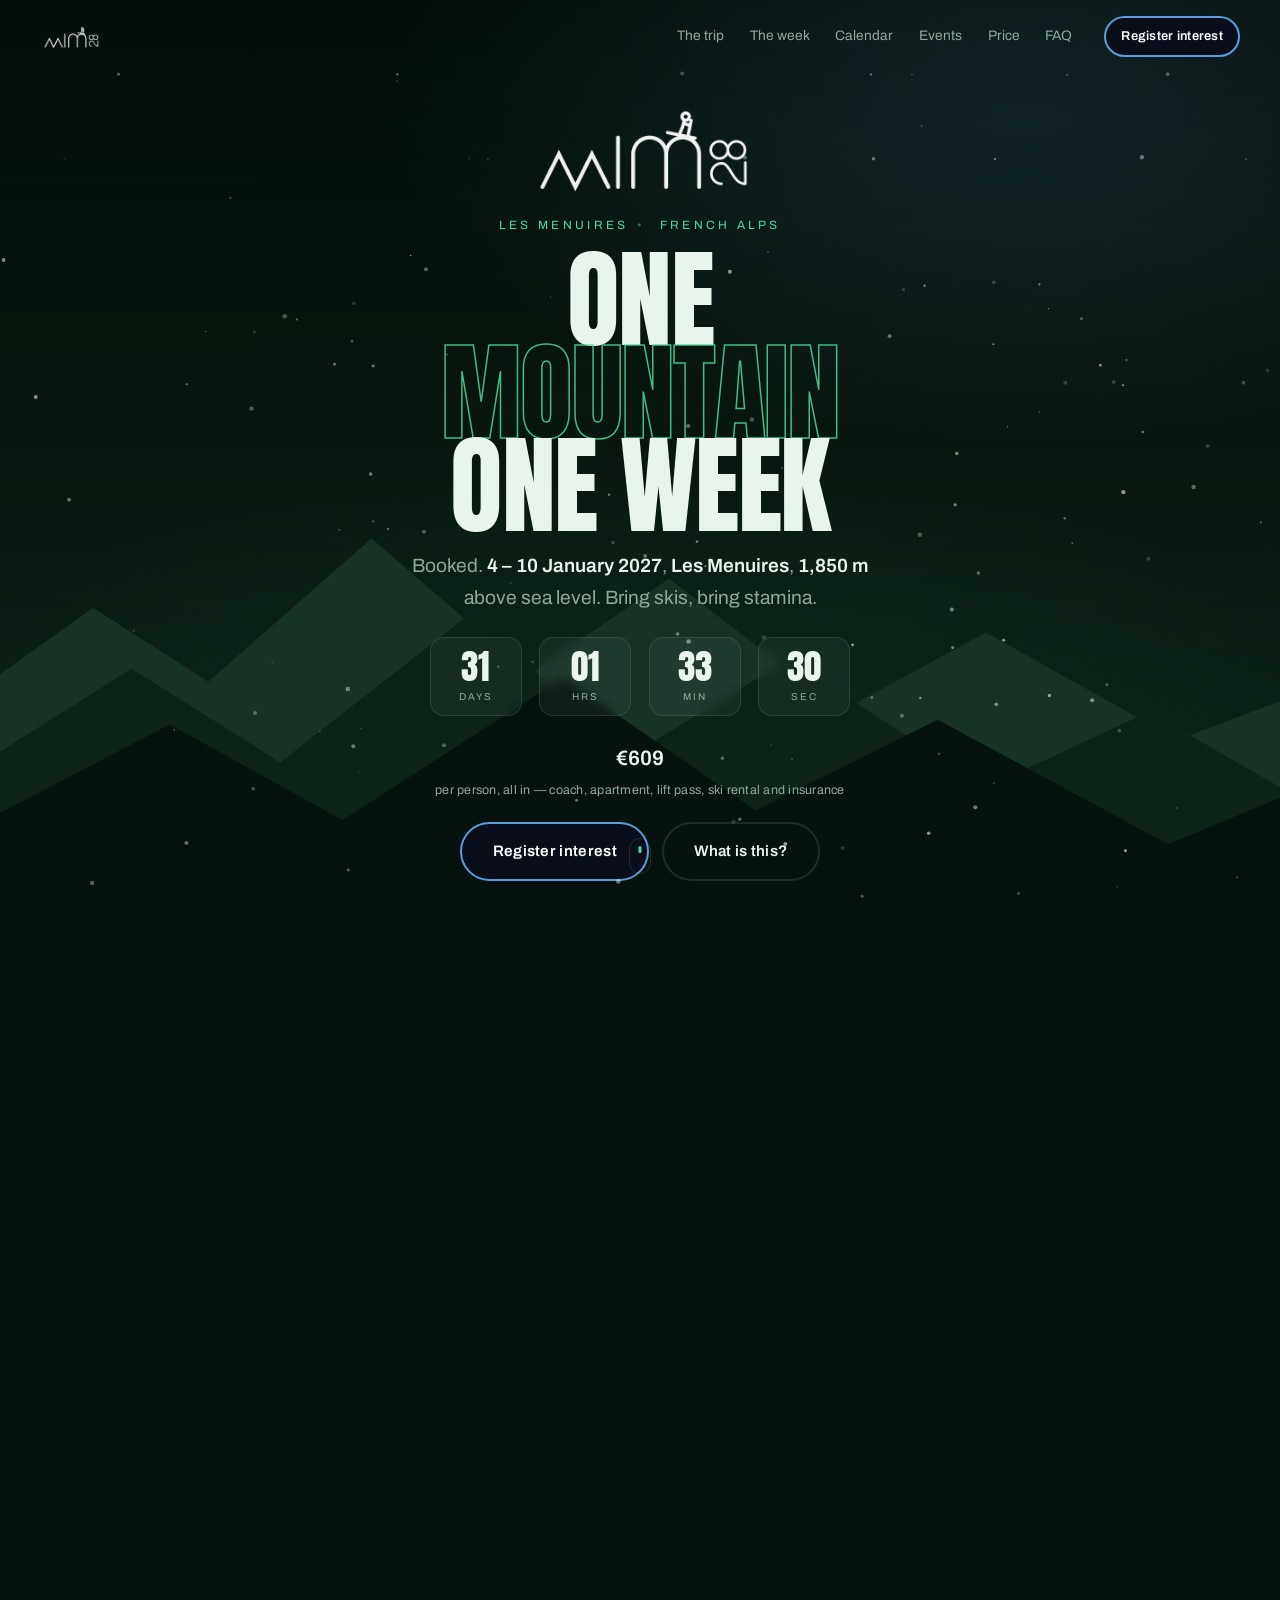
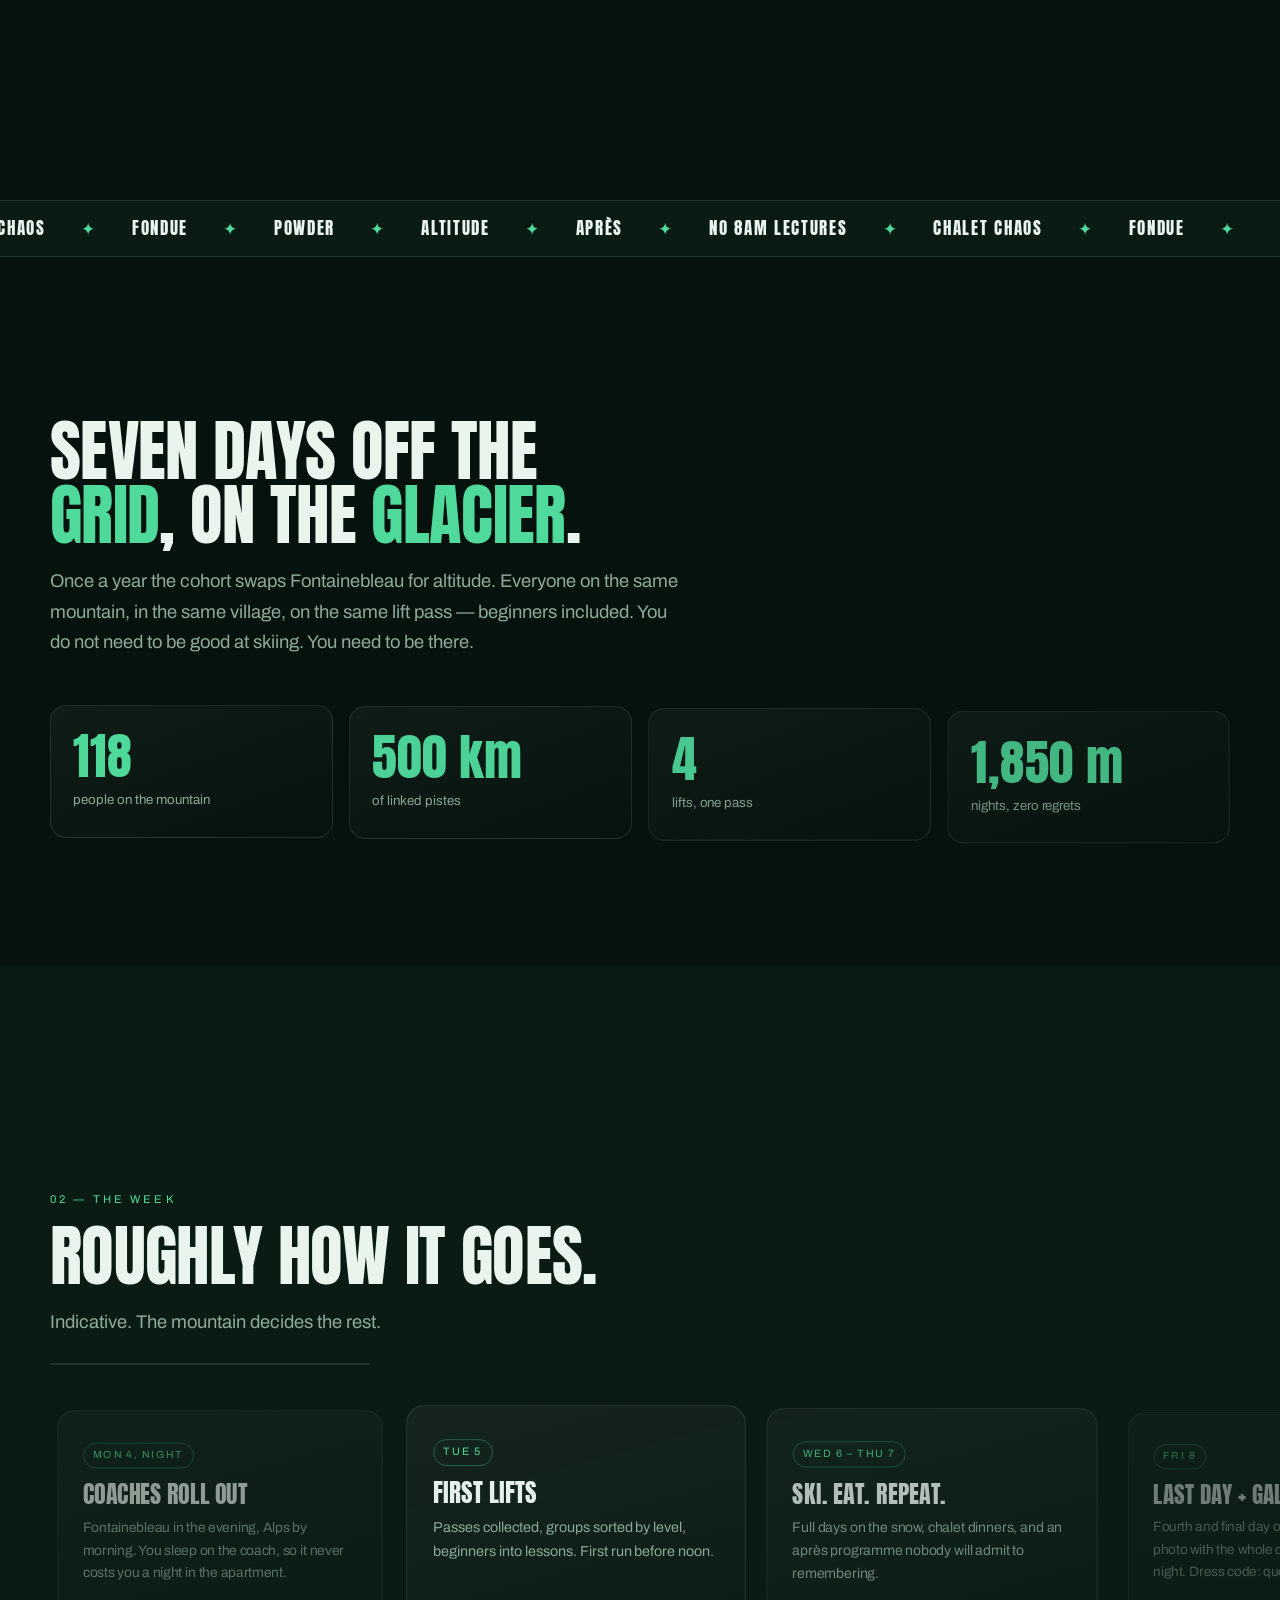
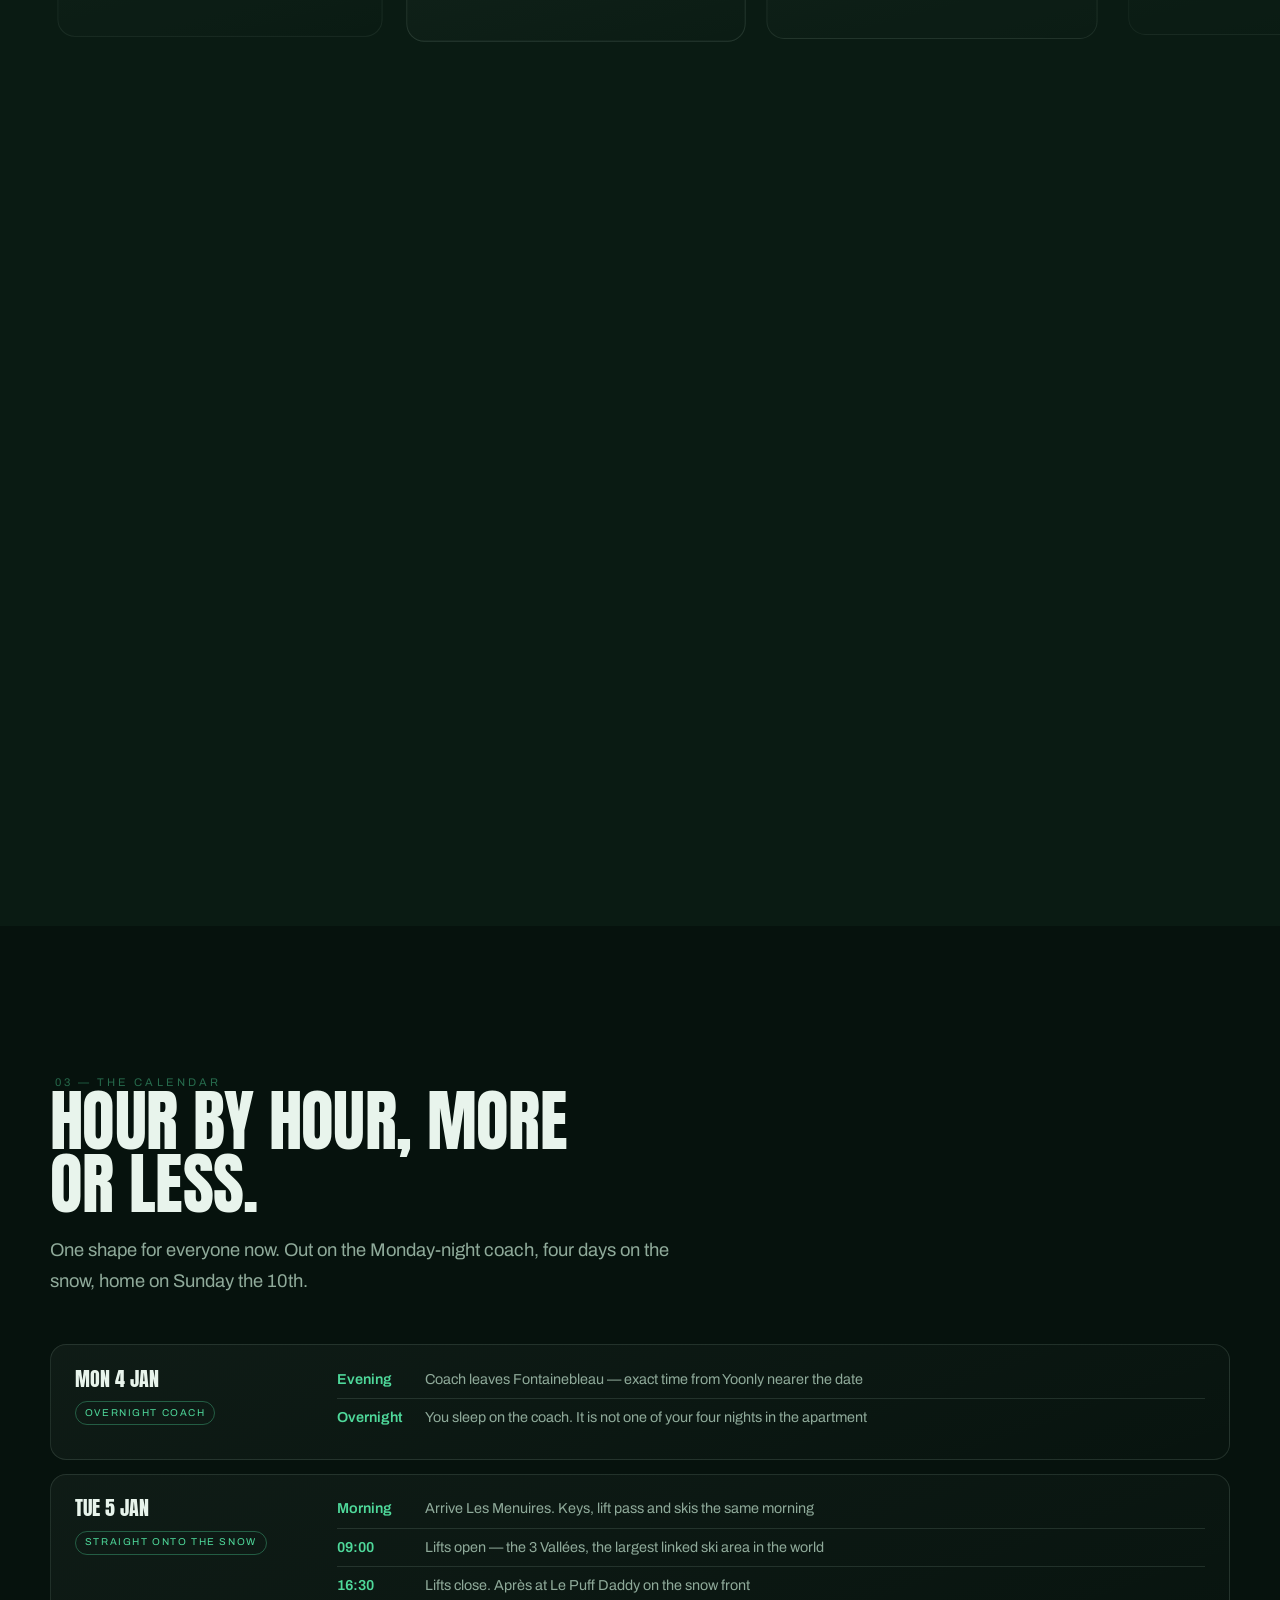
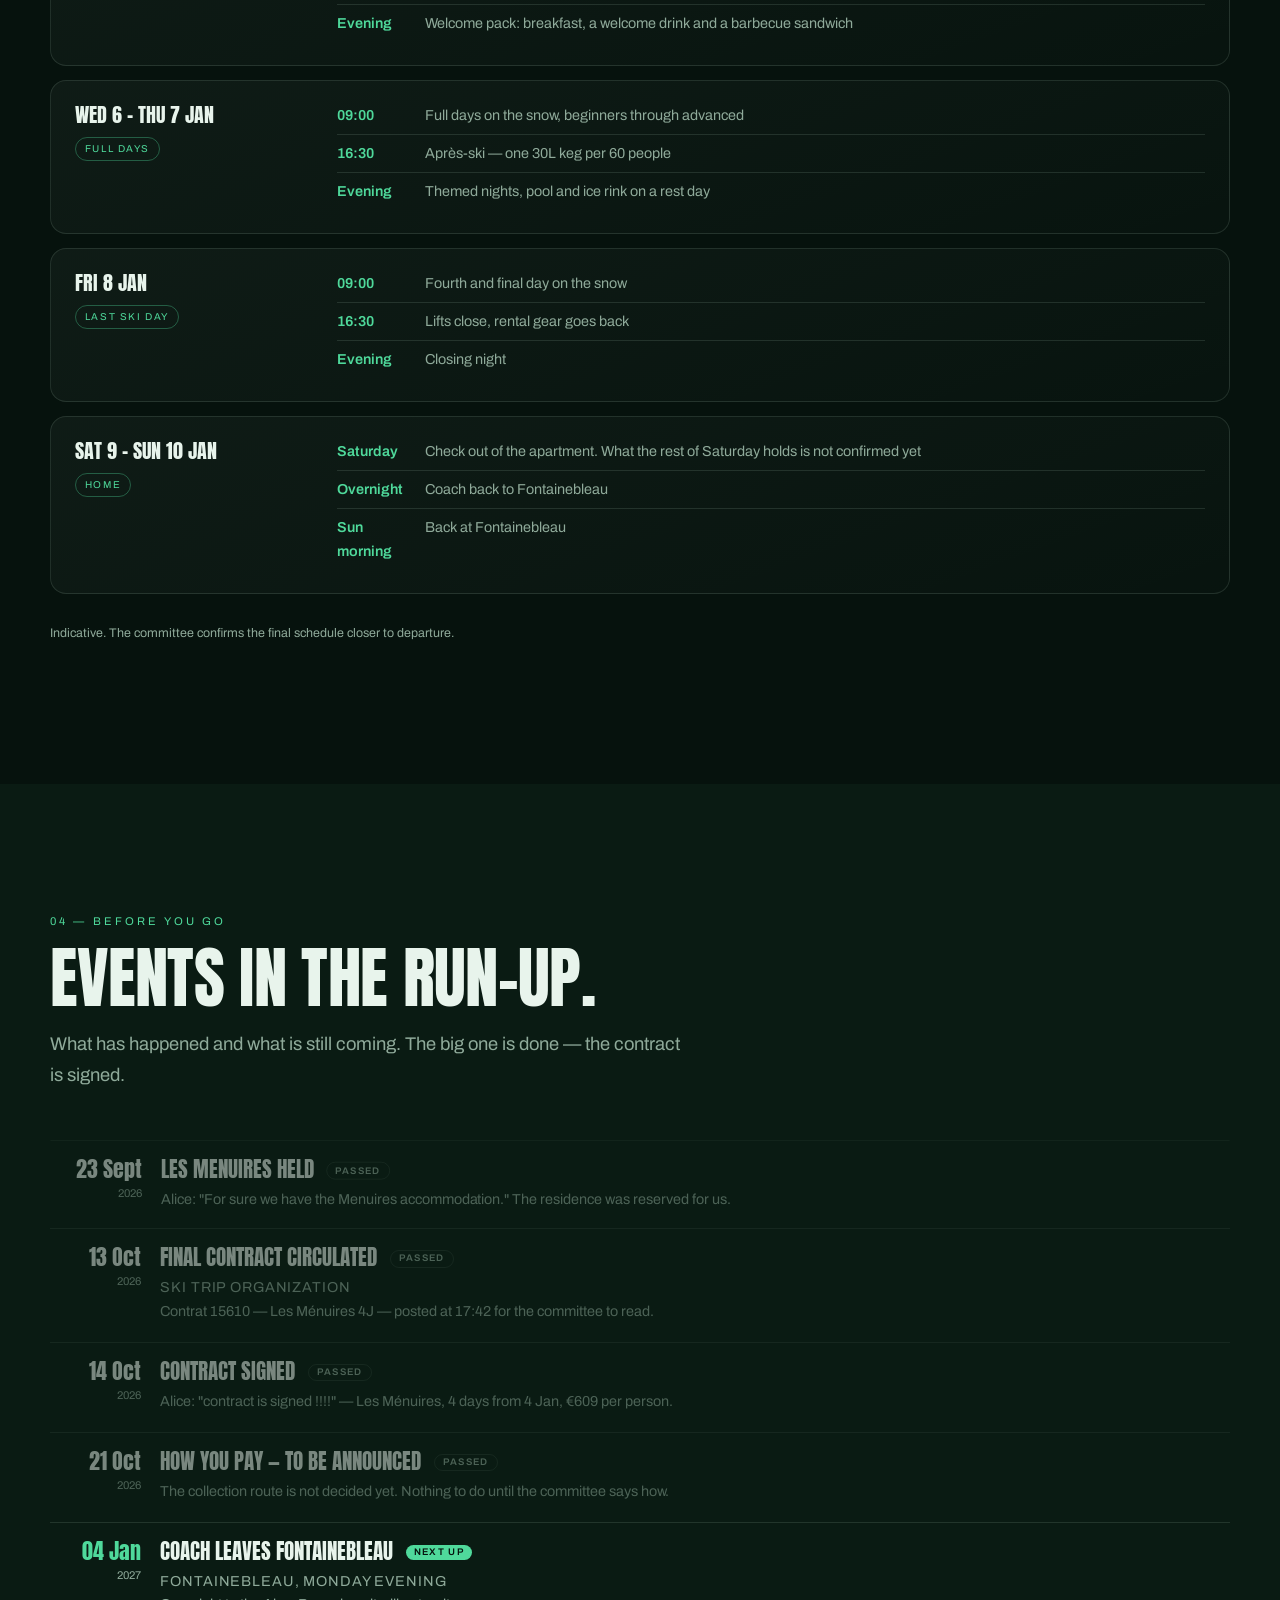
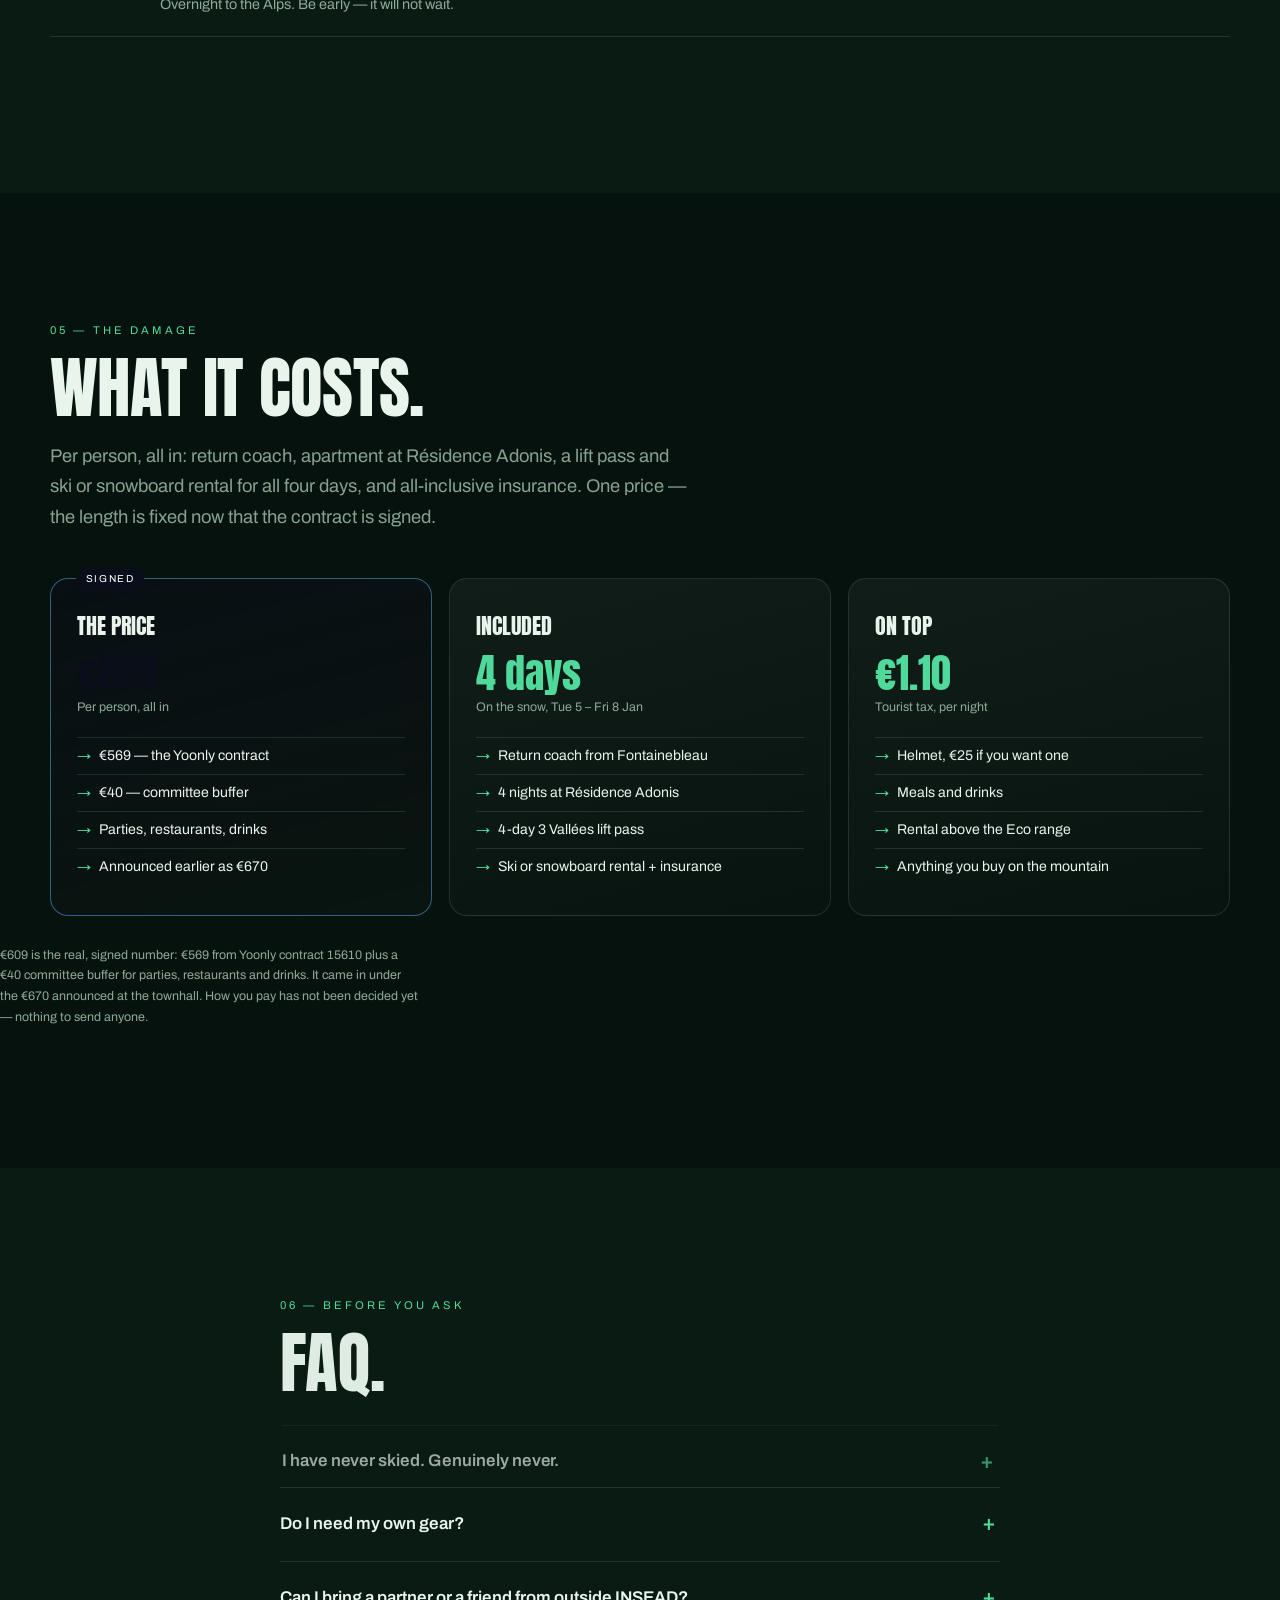
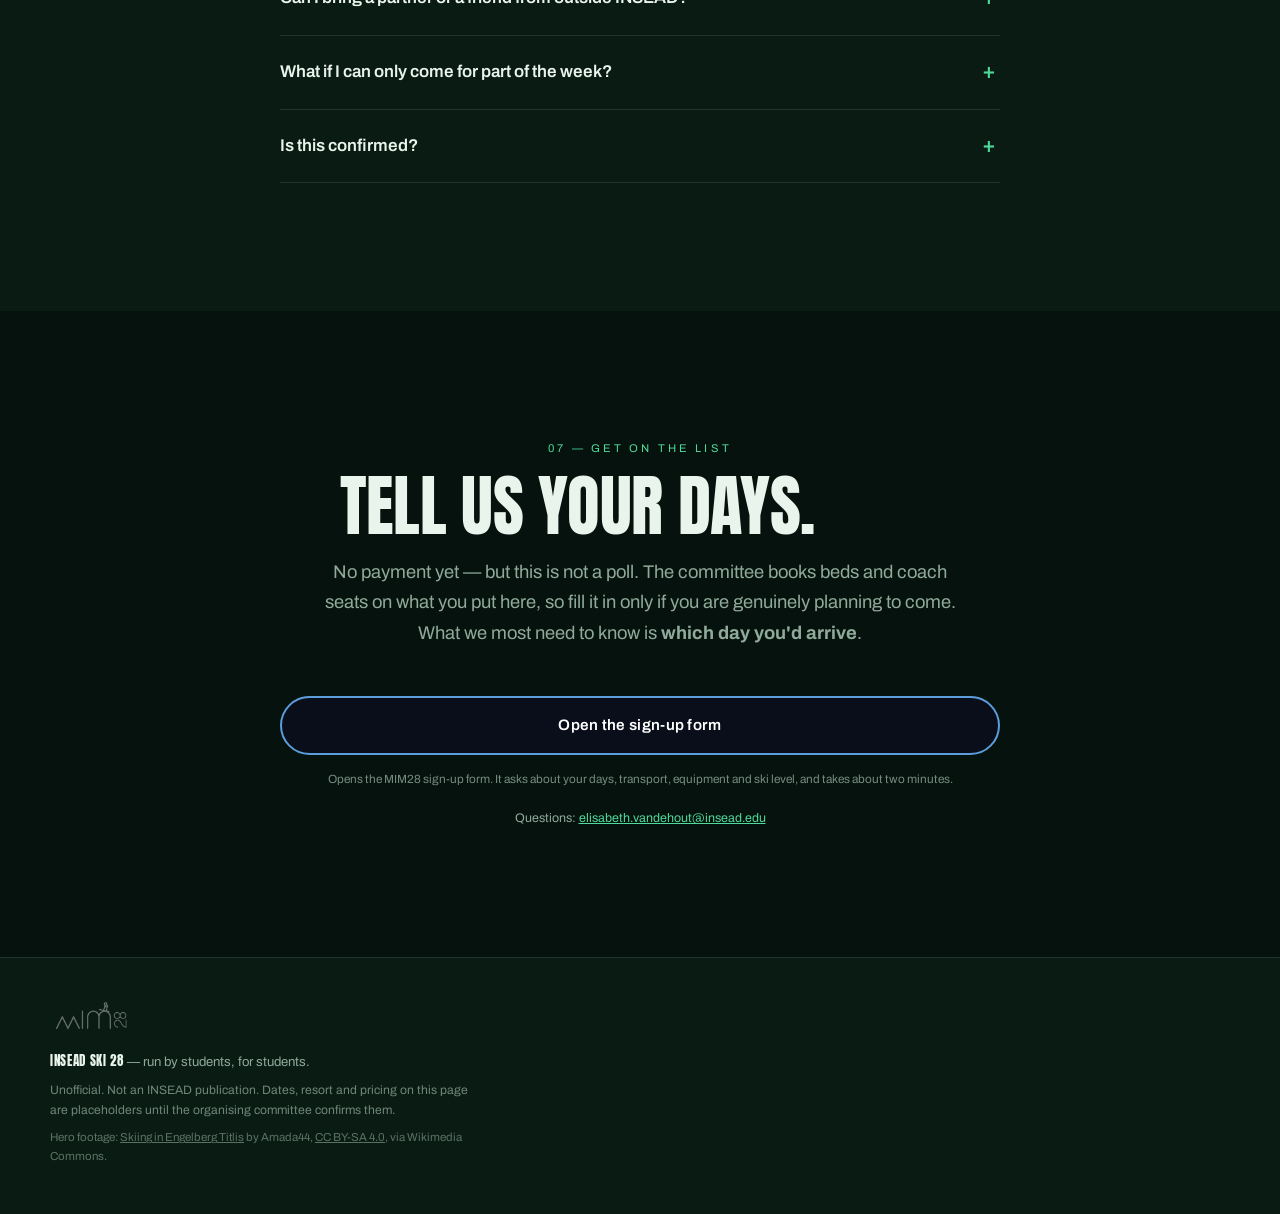
<file: index.html>
<!doctype html>
<html lang="en">
<head>
<meta charset="utf-8">
<meta name="viewport" content="width=device-width, initial-scale=1">
<title>INSEAD Ski — MIM28</title>
<meta name="description" content="The INSEAD MIM28 ski trip — Les Menuires, 4–10 January 2027. Booked.">
<meta name="theme-color" content="#06120d">
<meta property="og:type" content="website">
<meta property="og:title" content="INSEAD Ski — MIM28">
<meta property="og:description" content="Les Menuires, 4–10 January 2027. Booked.">

<link rel="preconnect" href="https://fonts.googleapis.com">
<link rel="preconnect" href="https://fonts.gstatic.com" crossorigin>
<link rel="preconnect" href="https://upload.wikimedia.org" crossorigin>
<link href="https://fonts.googleapis.com/css2?family=Archivo:wght@400;600&family=Anton&display=swap" rel="stylesheet">
<link rel="icon" href="assets/favicon.svg" type="image/svg+xml">
<link rel="apple-touch-icon" href="assets/mim28-logo.png">
<link rel="stylesheet" href="styles.css">
</head>
<body>

<!-- scroll progress hairline -->
<div class="progress" aria-hidden="true"><i id="progressBar"></i></div>

<canvas id="snow" aria-hidden="true"></canvas>

<!-- ══ nav ══ -->
<header class="nav" id="nav">
  <a class="nav__mark" href="#top" aria-label="MIM28 — back to top">
    <img class="nav__logo" src="assets/mim28-logo.png" alt="" width="2080" height="880">
  </a>
  <nav class="nav__links">
    <a href="#what">The trip</a>
    <a href="#week">The week</a>
    <a href="#calendar">Calendar</a>
    <a href="#events">Events</a>
    <a href="#price">Price</a>
    <a href="#faq">FAQ</a>
  </nav>
  <a class="btn btn--sm" href="#signup">Register interest</a>
</header>

<!-- ══════════════ HERO ══════════════
     Tall section + sticky stage: everything inside is driven by --p,
     the section's own 0→1 scroll progress, so the hero doesn't "finish"
     and hand over — it dissolves continuously into what follows. -->
<section class="hero" id="top" data-pin="hero">
  <div class="hero__stage">

    <div class="hero__media" aria-hidden="true">
      <video class="hero__video" id="heroVideo"
             autoplay muted loop playsinline preload="none" tabindex="-1"></video>
      <div class="hero__sky"></div>
      <div class="hero__scrim"></div>
    </div>

    <svg class="ridge ridge--far"  viewBox="0 0 1440 420" preserveAspectRatio="none" aria-hidden="true">
      <path d="M0 420V250l150-92 120 66 170-128 165 122 145-86 180 118 150-70 200 96 160-52v176z"/>
    </svg>
    <svg class="ridge ridge--mid"  viewBox="0 0 1440 420" preserveAspectRatio="none" aria-hidden="true">
      <path d="M0 420V300l190-118 155 96 195-150 175 140 160-96 205 132 170-78 190 108v186z"/>
    </svg>
    <svg class="ridge ridge--near" viewBox="0 0 1440 420" preserveAspectRatio="none" aria-hidden="true">
      <path d="M0 420V344l230-142 180 118 230-176 200 164 190-112 240 154 170-84v354z"/>
    </svg>

    <div class="hero__inner">
      <img class="hero__logo" src="assets/mim28-logo.png" alt="MIM28"
           width="2080" height="880" fetchpriority="high">

      <p class="kicker">
        <span data-cfg="resort"></span><span class="kicker__dot">•</span>
        <span data-cfg="country"></span>
      </p>

      <h1 class="hero__title">
        <span class="hero__line" style="--k:0">ONE</span>
        <span class="hero__line hero__line--out" style="--k:1">MOUNTAIN</span>
        <span class="hero__line" style="--k:2">ONE WEEK</span>
      </h1>

      <p class="hero__sub">
        Booked. <span data-cfg="datesLong"></span>, <span data-cfg="resort"></span>,
        <span data-cfg="altitude"></span> above sea level. Bring skis, bring stamina.
      </p>

      <div class="count" id="count" aria-live="polite">
        <div class="count__unit"><b id="c-d">—</b><span>days</span></div>
        <div class="count__unit"><b id="c-h">—</b><span>hrs</span></div>
        <div class="count__unit"><b id="c-m">—</b><span>min</span></div>
        <div class="count__unit"><b id="c-s">—</b><span>sec</span></div>
      </div>

      <p class="hero__price">
        <span data-cfg="price"></span>
        <em data-cfg="priceNote"></em>
      </p>

      <div class="hero__cta">
        <a class="btn btn--lg" href="#signup">Register interest</a>
        <a class="btn btn--ghost btn--lg" href="#what">What is this?</a>
      </div>

      <p class="hero__note"><span data-cfg="spotsNote"></span></p>
    </div>

    <div class="scrollcue" aria-hidden="true"><span></span></div>
  </div>
</section>

<!-- ══ marquee — speed reacts to how fast you scroll ══ -->
<div class="marquee" id="marquee" aria-hidden="true">
  <div class="marquee__track">
    <span>POWDER</span><i>✦</i><span>ALTITUDE</span><i>✦</i><span>APRÈS</span><i>✦</i>
    <span>NO 8AM LECTURES</span><i>✦</i><span>CHALET CHAOS</span><i>✦</i><span>FONDUE</span><i>✦</i>
    <span>POWDER</span><i>✦</i><span>ALTITUDE</span><i>✦</i><span>APRÈS</span><i>✦</i>
    <span>NO 8AM LECTURES</span><i>✦</i><span>CHALET CHAOS</span><i>✦</i><span>FONDUE</span><i>✦</i>
  </div>
</div>

<!-- ══ what ══ -->
<section class="sec" id="what">
  <div class="wrap">
    <p class="eyebrow flow">01 — The trip</p>
    <h2 class="h2 flow">Seven days off the <em>grid</em>, on the <em>glacier</em>.</h2>
    <p class="lede flow">
      Once a year the cohort swaps Fontainebleau for altitude. Everyone on the same mountain,
      in the same village, on the same lift pass — beginners included. You do not need to be
      good at skiing. You need to be there.
    </p>

    <div class="stats">
      <div class="stat flow" style="--k:0"><b data-cfg="statPeople" data-count></b><span>people on the mountain</span></div>
      <div class="stat flow" style="--k:1"><b data-cfg="statKm"     data-count></b><span>of linked pistes</span></div>
      <div class="stat flow" style="--k:2"><b data-cfg="statLifts"  data-count></b><span>lifts, one pass</span></div>
      <div class="stat flow" style="--k:3"><b data-cfg="statNights" data-count></b><span>nights, zero regrets</span></div>
    </div>
  </div>
</section>

<!-- ══════════════ THE WEEK ══════════════
     Pinned: vertical scrolling is remapped onto horizontal travel, so the
     week plays out as one continuous move instead of five separate reveals. -->
<section class="week" id="week" data-pin="week">
  <div class="week__stage">
    <div class="wrap week__head">
      <p class="eyebrow">02 — The week</p>
      <h2 class="h2">Roughly how it goes.</h2>
      <p class="lede lede--tight">Indicative. The mountain decides the rest.</p>
      <div class="week__meter" aria-hidden="true"><i id="weekMeter"></i></div>
    </div>

    <div class="track" id="weekTrack" role="list">
      <article class="wcard" role="listitem" style="--k:0">
        <span class="wcard__day">Mon 4, night</span>
        <h3>Coaches roll out</h3>
        <p>Fontainebleau in the evening, Alps by morning. You sleep on the coach, so it never costs you a night in the apartment.</p>
      </article>
      <article class="wcard" role="listitem" style="--k:1">
        <span class="wcard__day">Tue 5</span>
        <h3>First lifts</h3>
        <p>Passes collected, groups sorted by level, beginners into lessons. First run before noon.</p>
      </article>
      <article class="wcard" role="listitem" style="--k:2">
        <span class="wcard__day">Wed 6 – Thu 7</span>
        <h3>Ski. Eat. Repeat.</h3>
        <p>Full days on the snow, chalet dinners, and an après programme nobody will admit to remembering.</p>
      </article>
      <article class="wcard" role="listitem" style="--k:3">
        <span class="wcard__day">Fri 8</span>
        <h3>Last day + gala</h3>
        <p>Fourth and final day on the snow, a top-station photo with the whole cohort, then the closing night. Dress code: questionable.</p>
      </article>
      <article class="wcard" role="listitem" style="--k:4">
        <span class="wcard__day">Sat 9 – Sun 10</span>
        <h3>The drive home</h3>
        <p>Check out, then the coach home overnight — Fontainebleau on Sunday morning, with sunburn and a group chat that will not recover for months.</p>
      </article>
    </div>
  </div>
</section>

<!-- ══════════════ CALENDAR ══════════════
     Day-by-day schedule for the trip week itself, rendered from
     CONFIG.schedule. Deliberately a vertical list rather than a grid of
     day columns: eight columns would either scroll sideways on every
     screen or crush to nothing on a phone. -->
<section class="sec" id="calendar">
  <div class="wrap">
    <p class="eyebrow flow">03 — The calendar</p>
    <h2 class="h2 flow">Hour by hour, more or less.</h2>
    <p class="lede flow">
      One shape for everyone now. Out on the Monday-night coach, four days on the snow,
      home on Sunday the 10th.
    </p>
    <div class="cal" id="calList"></div>
    <p class="finePrint flow">
      Indicative. The committee confirms the final schedule closer to departure.
    </p>
  </div>
</section>

<!-- ══════════════ EVENTS ══════════════
     Rendered from CONFIG.events so every date on the site lives in one
     block. Past events retire themselves and the next one marks itself,
     so this section does not need touching as the term goes on. -->
<section class="sec sec--alt" id="events">
  <div class="wrap">
    <p class="eyebrow flow">04 — Before you go</p>
    <h2 class="h2 flow">Events in the run-up.</h2>
    <p class="lede flow">
      What has happened and what is still coming. The big one is done — the contract
      is signed.
    </p>
    <ol class="timeline" id="eventList"></ol>
  </div>
</section>

<!-- ══ price ══ -->
<section class="sec" id="price">
  <div class="wrap">
    <p class="eyebrow flow">05 — The damage</p>
    <h2 class="h2 flow">What it costs.</h2>
    <p class="lede flow">
      Per person, all in: return coach, apartment at <span data-cfg="residence"></span>,
      a lift pass and ski or snowboard rental for all four days, and all-inclusive insurance.
      One price — the length is fixed now that the contract is signed.
    </p>

    <div class="tiers" id="tierList"></div>
    </div>
    <p class="finePrint flow">
      €609 is the real, signed number: €569 from Yoonly contract 15610 plus a €40 committee
      buffer for parties, restaurants and drinks. It came in under the €670 announced at the
      townhall. How you pay has not been decided yet — nothing to send anyone.
    </p>
  </div>
</section>

<!-- ══ faq ══ -->
<section class="sec sec--alt" id="faq">
  <div class="wrap wrap--narrow">
    <p class="eyebrow flow">06 — Before you ask</p>
    <h2 class="h2 flow">FAQ.</h2>

    <details class="qa flow" style="--k:0"><summary>I have never skied. Genuinely never.</summary>
      <p>Perfect. A large chunk of the cohort hasn't either. Beginner lessons run every morning and
      the beginner group is the loudest group on the trip.</p></details>
    <details class="qa flow" style="--k:1"><summary>Do I need my own gear?</summary>
      <p>No. Take the gear add-on and everything is waiting for you at the shop in the village.
      Bring your own gloves, goggles and thermals — those are personal.</p></details>
    <details class="qa flow" style="--k:2"><summary>Can I bring a partner or a friend from outside INSEAD?</summary>
      <p>Usually yes, subject to spots. Flag it on the interest form so the organisers can count beds.</p></details>
    <details class="qa flow" style="--k:3"><summary>What if I can only come for part of the week?</summary>
      <p>Say so on the form. Partial stays are handled case by case and priced accordingly.</p></details>
    <details class="qa flow" style="--k:4"><summary>Is this confirmed?</summary>
      <p>Not yet. This page exists to size demand. Registering interest costs nothing and commits
      you to nothing — it just tells the organisers how many beds to hold.</p></details>
  </div>
</section>

<!-- ══ signup ══ -->
<section class="sec signup" id="signup" data-glow>
  <div class="wrap wrap--narrow">
    <p class="eyebrow flow">07 — Get on the list</p>
    <h2 class="h2 flow">Tell us your days.</h2>
    <p class="lede flow">
      No payment yet — but this is not a poll. The committee books beds and coach
      seats on what you put here, so fill it in only if you are genuinely planning to come.
      What we most need to know is <strong>which day you'd arrive</strong>.
    </p>

    <form class="form flow" id="interestForm" novalidate>
      <div class="field">
        <label for="f-name">Name</label>
        <input id="f-name" name="name" type="text" autocomplete="name" required
               maxlength="80" placeholder="First and last">
        <p class="field__err" data-err-for="f-name"></p>
      </div>

      <div class="field">
        <label for="f-email">Email</label>
        <input id="f-email" name="email" type="email" autocomplete="email" required
               maxlength="120" inputmode="email" placeholder="you@insead.edu">
        <p class="field__err" data-err-for="f-email"></p>
      </div>

      <!-- The question the whole form exists for -->
      <fieldset class="field field--key" id="f-arrival">
        <legend>Which day would you arrive?</legend>
        <div class="days" id="dayPicker" role="radiogroup" aria-describedby="arrivalHint"></div>
        <p class="field__hint" id="arrivalHint"></p>
        <p class="field__err" data-err-for="f-arrival"></p>
      </fieldset>

      <div class="field">
        <label for="f-transport">Transport</label>
        <select id="f-transport" name="transport" required></select>
        <p class="field__err" data-err-for="f-transport"></p>
      </div>

      <div class="field">
        <label for="f-material">Equipment rental</label>
        <select id="f-material" name="material" required></select>
        <p class="field__err" data-err-for="f-material"></p>
      </div>

      <div class="field">
        <label for="f-note">Anything else <span class="opt">optional</span></label>
        <textarea id="f-note" name="note" rows="2" maxlength="600"
                  placeholder="Bringing someone, dietary needs, questions…"></textarea>
      </div>

      <div class="field field--serious">
        <label class="check check--serious">
          <input type="checkbox" name="serious" id="f-serious" value="yes" required>
          <span>I'm seriously considering coming. This isn't a maybe — the committee
          will book beds and coaches on these numbers.</span>
        </label>
        <p class="field__err" data-err-for="f-serious"></p>
      </div>

      <!-- Honeypot: a real person never fills this, bots do. Kept out of the
           accessibility tree AND out of the tab order, not just hidden. -->
      <div class="hp" aria-hidden="true">
        <label for="f-website">Website</label>
        <input id="f-website" name="website" type="text" tabindex="-1" autocomplete="off">
      </div>

      <button class="btn btn--lg btn--block" type="submit" id="formSubmit">Count me in</button>

      <p class="form__status" id="formStatus" role="status" aria-live="polite"></p>
      <p class="form__privacy">
        Goes to the student committee only, to count heads and hold beds.
        Not shared with anyone else, and not a booking.
      </p>
    </form>

    <p class="finePrint flow">Questions: <a id="mailLink" href="#"><span data-cfg="contactEmail"></span></a></p>
  </div>
</section>

<footer class="foot">
  <div class="wrap">
    <img class="foot__logo" src="assets/mim28-logo.png" alt="" width="2080" height="880">
    <p><b>INSEAD SKI <span data-cfg="yearShort"></span></b> — run by students, for students.</p>
    <p class="foot__dis">
      Unofficial. Not an INSEAD publication. Dates, resort and pricing on this page are
      placeholders until the organising committee confirms them.
    </p>
    <p class="foot__credit">
      Hero footage:
      <a href="https://commons.wikimedia.org/wiki/File:Skiing_in_Engelberg_Titlis.webm">Skiing in Engelberg Titlis</a>
      by Amada44, <a href="https://creativecommons.org/licenses/by-sa/4.0/">CC BY-SA 4.0</a>, via Wikimedia Commons.
    </p>
  </div>
</footer>

<script src="script.js"></script>
</body>
</html>
</file>
<file: styles.css>
/* ═══════════════════════════════════════════════════════════════
   INSEAD SKI — teaser page

   Palette: deep pine ground, mint accent, dark navy CTA with a
   lighter rim. The CTA carries the only blue on the page. Because
   the fill is dark it barely separates from the ground on its own,
   so the button is defined by its rim and its white label rather
   than by the fill — and every glow or border derived from the CTA
   uses --cta-edge, never --cta.
   Change the six tokens below and most of the page follows. Note the
   exceptions before recolouring: translucent surfaces, borders and
   glows are written as rgba() of the same channels because a token
   cannot carry an alpha, and the ridgelines, sky gradient, starfield
   and snow are their own literals. Recolouring means sweeping those
   too — grep for `rgba(` and `#`.

   Motion model: almost nothing here animates on a timer. Sections
   expose a 0→1 scroll progress as --p (set by script.js each frame)
   and elements interpolate off it, so one section's exit IS the next
   section's entrance. Anything that would snap is a bug.

   Everything scroll-driven is gated behind `.motion` on <html>,
   which the script adds only when JS runs AND the visitor has not
   asked for reduced motion. Without it the page is a plain, fully
   visible, top-to-bottom document.
   ═══════════════════════════════════════════════════════════════ */

:root{
  --night:#06120d; --night-2:#0a1b13;
  --ink:#e8f4ec; --muted:#8faa9a;
  --accent:#4fd99b;
  /* Navy, pulled back toward blue but stopped short of a true one:
     hue 214, against the accent's 153. A pure navy measures 224 and
     reads as borrowed from another palette on a green ground; 214
     keeps the navy character while staying in the same cool family.
     The fill is 1.01:1 against the ground - identical in lightness,
     so it is genuinely invisible. This is an OUTLINE button: the 2px
     rim and the white label are the entire control. Note the cost -
     the primary CTA no longer outranks the ghost button by fill, only
     by rim colour and weight.
     The fill is only 1.9:1 against the ground, so the button's shape
     is carried by --cta-edge; every glow and border derived from the
     CTA uses the edge, not the fill, or it vanishes on a near-black
     page. */
  --cta:#0a0e1a; --cta-edge:#5b9ddb;
  --line:rgba(143,170,154,.18);
  --wrap:1180px;
  --ease:cubic-bezier(.22,.61,.36,1);
  --display:"Anton","Haettenschweiler","Arial Narrow",sans-serif;
  --body:"Archivo",ui-sans-serif,system-ui,-apple-system,"Segoe UI",sans-serif;
}

*,*::before,*::after{ box-sizing:border-box }
html{ scroll-behavior:smooth }
@media (prefers-reduced-motion:reduce){ html{ scroll-behavior:auto } }

body{
  margin:0; background:var(--night); color:var(--ink);
  font-family:var(--body); font-size:clamp(15px,.4vw + 14px,17px);
  line-height:1.65; -webkit-font-smoothing:antialiased; overflow-x:hidden;
}
img{ max-width:100% }
a{ color:inherit }
.wrap{ width:min(100% - 2.5rem,var(--wrap)); margin-inline:auto }
.wrap--narrow{ width:min(100% - 2.5rem,720px) }

/* ── scroll progress hairline ───────────────────────────── */
.progress{ position:fixed; inset:0 0 auto; height:2px; z-index:30; background:transparent }
.progress i{
  display:block; height:100%; width:100%; transform-origin:0 50%;
  transform:scaleX(var(--sp,0));
  background:linear-gradient(90deg,var(--accent),var(--cta-edge));
}

#snow{ position:fixed; inset:0; width:100%; height:100%; pointer-events:none; z-index:2; opacity:.75 }

/* ── nav ───────────────────────────────────────────────── */
.nav{
  position:fixed; inset:0 0 auto; z-index:20; display:flex; align-items:center; gap:2rem;
  padding:1rem clamp(1.25rem,4vw,2.5rem);
  transition:background .5s var(--ease), backdrop-filter .5s var(--ease),
             border-color .5s var(--ease), padding .5s var(--ease);
  border-bottom:1px solid transparent;
}
.nav.is-stuck{
  background:rgba(6,18,13,.82);
  backdrop-filter:blur(14px) saturate(140%); -webkit-backdrop-filter:blur(14px) saturate(140%);
  border-bottom-color:var(--line); padding-block:.7rem;
}
.nav__mark{
  display:flex; align-items:center; gap:.55rem; min-width:0;
  font-family:var(--display); font-size:1.15rem; letter-spacing:.06em;
  text-decoration:none; white-space:nowrap;
}
.nav__logo{ height:26px; width:auto; display:block; flex:none }
.nav__yr{ color:var(--accent) }
.nav__links{ display:flex; gap:1.6rem; margin-left:auto; font-size:.86rem }
.nav__links a{ text-decoration:none; color:var(--muted); transition:color .2s; padding-block:.3rem }
.nav__links a:hover{ color:var(--ink) }
@media (max-width:760px){ .nav__links{ display:none } .nav .btn{ margin-left:auto } }

/* ── buttons ───────────────────────────────────────────── */
.btn{
  --pad:.7rem 1.15rem;
  display:inline-flex; align-items:center; justify-content:center; padding:var(--pad);
  font-family:var(--body); font-weight:600; font-size:.88rem; letter-spacing:.02em;
  text-decoration:none; white-space:nowrap;
  color:#fff; background:var(--cta); border:2px solid var(--cta-edge); border-radius:100px;
  transition:transform .25s var(--ease), box-shadow .35s var(--ease);
}
.btn:hover{ transform:translateY(-2px); box-shadow:0 10px 30px -8px rgba(91,157,219,.55) }
.btn:active{ transform:translateY(0) }
.btn--sm{ --pad:.5rem .95rem; font-size:.8rem }
.btn--lg{ --pad:.95rem 1.9rem; font-size:.95rem }
.btn--block{ display:flex; width:100%; margin-top:1.5rem }
.btn--ghost{ background:transparent; color:var(--ink); border-color:var(--line) }
.btn--ghost:hover{ border-color:var(--accent); color:var(--accent); box-shadow:none }

/* ══════════════ HERO ══════════════ */
.hero{ position:relative; background:var(--night) }
.hero__stage{
  position:relative; min-height:100svh; display:grid; place-items:center;
  padding:clamp(4.5rem,11vh,8rem) 1.25rem clamp(2.5rem,7vh,6rem);
  overflow:hidden; isolation:isolate;
}
/* The pin only has something to animate across if the section is TALLER
   than the stage stuck inside it: this 100svh of surplus IS the runway
   the hero dissolves over. Equal heights would snap --p from 0 to 1. */
.motion .hero{ height:200svh }
.motion .hero__stage{ position:sticky; top:0; height:100svh; min-height:0 }

.hero__media{ position:absolute; inset:0; z-index:-3; overflow:hidden }
.hero__video{
  position:absolute; inset:0; width:100%; height:100%; object-fit:cover;
  opacity:0; transition:opacity 1.2s var(--ease);
}
.hero__video.is-ready{ opacity:.55 }
/* video pushes back and drifts as the hero scrolls away */
.motion .hero__video{
  transform:scale(calc(1 + var(--p,0) * .22)) translate3d(0,calc(var(--p,0) * 4vh),0);
  filter:blur(calc(var(--p,0) * 6px));
}
.hero__sky{
  position:absolute; inset:0; z-index:-1;
  background:
    radial-gradient(120% 80% at 50% 100%, rgba(79,217,155,.16) 0%, transparent 60%),
    radial-gradient(80% 60% at 80% 12%, rgba(91,157,219,.16) 0%, transparent 62%),
    linear-gradient(180deg,#040e09 0%,#08170f 46%,#0e2a1c 100%);
}
.hero__sky::after{
  content:""; position:absolute; inset:0; opacity:.5;
  background-image:
    radial-gradient(1.4px 1.4px at 18% 22%,#fff,transparent),
    radial-gradient(1.2px 1.2px at 72% 14%,#fff,transparent),
    radial-gradient(1px 1px at 43% 33%,#cfe9d8,transparent),
    radial-gradient(1.6px 1.6px at 88% 40%,#fff,transparent),
    radial-gradient(1px 1px at 31% 9%,#fff,transparent),
    radial-gradient(1.2px 1.2px at 60% 28%,#cfe9d8,transparent);
}
/* when the video is playing the starfield is just a backdrop for it */
.has-video .hero__sky::after{ opacity:.22 }
/* scrim deepens as you scroll so the hero hands off to solid night */
.hero__scrim{
  position:absolute; inset:0;
  background:linear-gradient(180deg, rgba(6,18,13,.35) 0%, rgba(6,18,13,.15) 40%, rgba(6,18,13,.92) 100%);
}
.motion .hero__scrim{ opacity:calc(.55 + var(--p,0) * .45) }

.ridge{ position:absolute; left:-4%; bottom:-1px; width:108%; z-index:-2; will-change:transform }
.ridge--far{ height:min(58vh,470px) }  .ridge--far path{ fill:#163326 }
.ridge--mid{ height:min(50vh,410px) }  .ridge--mid path{ fill:#0d2318 }
.ridge--near{ height:min(40vh,340px) } .ridge--near path{ fill:#06120d }
/* three depths climbing at different rates — the parallax IS the transition */
.motion .ridge--far { transform:translate3d(0,calc(var(--p,0) * -6vh),0) }
.motion .ridge--mid { transform:translate3d(0,calc(var(--p,0) * -13vh),0) }
.motion .ridge--near{ transform:translate3d(0,calc(var(--p,0) * -22vh),0) }

.hero__inner{ position:relative; z-index:3; text-align:center; max-width:960px }
/* the whole block lifts and dissolves; nothing waits its turn */
.motion .hero__inner{
  transform:translate3d(0,calc(var(--p,0) * -9vh),0);
  opacity:clamp(0,calc(1 - var(--p,0) * 1.9),1);
}

.hero__logo{
  display:block; width:min(clamp(150px,24vw,290px),26vh); height:auto;
  margin:0 auto clamp(.7rem,2vh,1.6rem);
}
.kicker{ font-size:.75rem; letter-spacing:.28em; text-transform:uppercase; color:var(--accent); margin:0 0 clamp(.7rem,2vh,1.6rem) }
.kicker__dot{ opacity:.45; margin-inline:.5rem }

.hero__title{
  font-family:var(--display); font-weight:400;
  /* capped by viewport height too: three lines of display type is the
     tallest block in the hero, and a width-only clamp pushed the CTA
     off the bottom of an 800px laptop screen */
  font-size:min(clamp(3.1rem,12vw,9.5rem),12vh);
  line-height:.86; letter-spacing:-.015em;
  margin:0 0 clamp(.7rem,2vh,1.6rem); text-transform:uppercase;
}
.hero__line{ display:block }
/* each line drifts at its own rate, so the title comes apart rather than fading flat */
.motion .hero__line{ transform:translate3d(0,calc(var(--p,0) * (var(--k) - 1) * 7vh),0) }
.hero__line--out{ color:transparent; -webkit-text-stroke:1.5px rgba(79,217,155,.85); paint-order:stroke fill }

.hero__sub{ font-size:clamp(1rem,.5vw + .95rem,1.2rem); color:var(--muted); max-width:46ch; margin:0 auto clamp(1rem,2.6vh,2.2rem) }
.hero__sub span[data-cfg]{ color:var(--ink); font-weight:600 }

.count{ display:flex; justify-content:center; gap:clamp(.5rem,2vw,1.1rem); margin-bottom:clamp(1rem,2.8vh,2.4rem) }
.count__unit{
  min-width:clamp(66px,15vw,92px); padding:.7rem .5rem .55rem;
  background:rgba(232,244,236,.045); border:1px solid var(--line); border-radius:14px;
  backdrop-filter:blur(6px); -webkit-backdrop-filter:blur(6px);
}
.count__unit b{
  display:block; font-family:var(--display); font-weight:400;
  font-size:clamp(1.5rem,4.5vw,2.2rem); line-height:1; font-variant-numeric:tabular-nums;
}
.count__unit span{ display:block; margin-top:.3rem; font-size:.62rem; letter-spacing:.2em; text-transform:uppercase; color:var(--muted) }
.count__live{ margin:0; font-family:var(--display); font-size:clamp(1.2rem,3.5vw,2rem); letter-spacing:.04em; color:var(--accent) }

.hero__cta{ display:flex; gap:.8rem; justify-content:center; flex-wrap:wrap }
.hero__note{ margin-top:clamp(.8rem,2vh,1.5rem); font-size:.8rem; color:var(--muted) }

.scrollcue{
  position:absolute; bottom:1.6rem; left:50%; translate:-50% 0; z-index:3;
  width:22px; height:36px; border:1px solid var(--line); border-radius:12px;
}
.motion .scrollcue{ opacity:clamp(0,calc(1 - var(--p,0) * 5),1) }
.scrollcue span{
  position:absolute; top:7px; left:50%; translate:-50% 0;
  width:3px; height:7px; border-radius:2px; background:var(--accent);
  animation:cue 1.9s var(--ease) infinite;
}
@keyframes cue{ 0%{opacity:0;transform:translateY(0)} 30%{opacity:1} 100%{opacity:0;transform:translateY(14px)} }

/* ── marquee ───────────────────────────────────────────── */
.marquee{ overflow:hidden; border-block:1px solid var(--line); background:var(--night-2); padding:.85rem 0; position:relative; z-index:3 }
.marquee__track{
  display:flex; gap:2.2rem; width:max-content;
  font-family:var(--display); font-size:1.05rem; letter-spacing:.1em;
  transform:translate3d(calc(var(--mx,0) * -1px),0,0);
}
.marquee__track i{ color:var(--accent); font-style:normal }

/* ── sections ──────────────────────────────────────────── */
.sec{ position:relative; z-index:3; padding:clamp(4.5rem,10vw,8.5rem) 0; background:var(--night) }
.sec--alt{ background:var(--night-2) }

.eyebrow{ font-size:.7rem; letter-spacing:.28em; text-transform:uppercase; color:var(--accent); margin:0 0 1rem }
.h2{
  font-family:var(--display); font-weight:400; text-transform:uppercase;
  font-size:clamp(2.1rem,6vw,4.2rem); line-height:.95; letter-spacing:-.01em;
  margin:0 0 1.2rem; max-width:18ch;
}
.h2 em{ font-style:normal; color:var(--accent) }
.lede{ font-size:clamp(1rem,.4vw + .95rem,1.15rem); color:var(--muted); max-width:58ch; margin:0 0 3rem }
.lede--tight{ margin-bottom:0 }

/* ── the flow primitive ─────────────────────────────────
   --e is each element's own 0→1 entry progress, written every
   frame while it is near the viewport. Because it tracks scroll
   position rather than firing a fixed-length transition, reversing
   the scroll reverses the animation and the whole page feels
   attached to the wheel. --k staggers siblings by delaying the
   ramp, without ever letting one snap in. */
.motion .flow{
  opacity:var(--e,0);
  transform:translate3d(0,calc((1 - var(--e,0)) * 34px),0)
            scale(calc(.985 + var(--e,0) * .015));
}

/* stats */
.stats{ display:grid; gap:1rem; grid-template-columns:repeat(auto-fit,minmax(190px,1fr)) }
.stat{
  padding:1.6rem 1.4rem; border:1px solid var(--line); border-radius:16px;
  background:linear-gradient(160deg,rgba(232,244,236,.05),rgba(232,244,236,.012));
  transition:border-color .3s;
}
.stat:hover{ border-color:rgba(79,217,155,.45) }
.stat b{ display:block; font-family:var(--display); font-weight:400; font-size:clamp(2.2rem,5vw,3.1rem); line-height:1; color:var(--accent); font-variant-numeric:tabular-nums }
.stat span{ display:block; margin-top:.5rem; font-size:.83rem; color:var(--muted) }

/* ══════════════ THE WEEK (pinned horizontal) ══════════════ */
.week{ position:relative; z-index:3; background:var(--night-2); overflow-x:clip }
.week__stage{ padding:clamp(4.5rem,10vw,7rem) 0 }
.motion .week__stage{
  position:sticky; top:0; height:100svh;
  display:flex; flex-direction:column; justify-content:center; gap:2.5rem; padding:0;
}
.week__head{ margin-bottom:2.5rem }
.motion .week__head{ margin-bottom:0 }

/* progress meter for the pinned run — tells you the section is finite */
.week__meter{ margin-top:1.6rem; height:2px; width:min(320px,60%); background:var(--line); border-radius:2px; overflow:hidden }
.week__meter i{ display:block; height:100%; width:100%; transform-origin:0 50%; transform:scaleX(var(--wp,0)); background:var(--accent) }
.week__meter{ display:none }
.motion .week__meter{ display:block }

.track{
  display:flex; gap:1rem;
  padding-inline:max(1.25rem,calc((100vw - var(--wrap))/2));
  padding-bottom:1.25rem; overflow-x:auto; scroll-snap-type:x mandatory;
  scrollbar-width:thin; scrollbar-color:var(--line) transparent;
}
.track::-webkit-scrollbar{ height:6px }
.track::-webkit-scrollbar-thumb{ background:var(--line); border-radius:99px }
/* pinned: vertical scroll is remapped to horizontal travel */
.motion .track{
  overflow:visible; scroll-snap-type:none; padding-bottom:0;
  transform:translate3d(calc(var(--tx,0) * -1px),0,0);
  will-change:transform;
}

.wcard{
  flex:0 0 min(78vw,340px); scroll-snap-align:start;
  padding:1.9rem 1.6rem; border:1px solid var(--line); border-radius:18px;
  background:linear-gradient(165deg,rgba(232,244,236,.055),rgba(232,244,236,.01));
  transition:border-color .3s;
}
/* cards breathe as they cross the middle of the screen */
.motion .wcard{
  transform:scale(calc(.94 + var(--c,0) * .06));
  opacity:calc(.45 + var(--c,0) * .55);
}
.wcard:hover{ border-color:rgba(79,217,155,.45) }
.wcard__day{
  display:inline-block; margin-bottom:.9rem; padding:.22rem .6rem;
  font-size:.68rem; letter-spacing:.16em; text-transform:uppercase;
  color:var(--accent); border:1px solid rgba(79,217,155,.35); border-radius:99px;
}
.wcard h3{ font-family:var(--display); font-weight:400; text-transform:uppercase; font-size:1.55rem; line-height:1.05; margin:0 0 .6rem }
.wcard p{ margin:0; font-size:.9rem; color:var(--muted) }

/* ── calendar ──────────────────────────────────────────
   A vertical stack of days, each day a label beside its time slots.
   Chosen over a grid of eight day-columns, which would have scrolled
   sideways on every screen and been unreadable on a phone. */
.cal{ display:grid; gap:.9rem; margin-bottom:1.8rem }
.cal__day{
  display:grid; grid-template-columns:minmax(140px,.28fr) 1fr; gap:1.2rem;
  padding:1.4rem 1.5rem; border:1px solid var(--line); border-radius:16px;
  background:linear-gradient(160deg,rgba(232,244,236,.045),rgba(232,244,236,.01));
}
.cal__head h3{
  font-family:var(--display); font-weight:400; text-transform:uppercase;
  font-size:1.25rem; line-height:1.05; margin:0 0 .5rem;
}
.cal__tag{
  display:inline-block; padding:.18rem .55rem;
  font-size:.62rem; letter-spacing:.16em; text-transform:uppercase;
  color:var(--accent); border:1px solid rgba(79,217,155,.35); border-radius:99px;
}
.cal__slots{ margin:0; padding:0; list-style:none }
.cal__slots li{
  display:grid; grid-template-columns:4.6rem 1fr; gap:.9rem;
  padding:.42rem 0; border-top:1px solid var(--line); font-size:.9rem;
}
.cal__slots li:first-child{ border-top:0; padding-top:0 }
.cal__slots b{ color:var(--accent); font-variant-numeric:tabular-nums; font-weight:600 }
.cal__slots span{ color:var(--muted) }

/* ── events timeline ───────────────────────────────────── */
.timeline{ margin:0 0 1.8rem; padding:0; list-style:none }
.tl{
  display:grid; grid-template-columns:5.5rem 1fr; gap:1.2rem;
  padding:1.15rem 0 1.15rem .2rem;
  border-top:1px solid var(--line); position:relative;
}
.tl:last-child{ border-bottom:1px solid var(--line) }
.tl__when{ text-align:right }
.tl__when b{
  display:block; font-family:var(--display); font-weight:400;
  font-size:1.35rem; line-height:1; color:var(--ink);
}
.tl__when span{ display:block; margin-top:.2rem; font-size:.7rem; color:var(--muted) }
.tl__body h3{
  font-family:var(--display); font-weight:400; text-transform:uppercase;
  font-size:1.3rem; line-height:1.1; margin:0 0 .35rem;
}
.tl__where{ margin:0 0 .35rem; font-size:.78rem; letter-spacing:.06em;
  text-transform:uppercase; color:var(--accent) }
.tl__body p{ margin:0; font-size:.9rem; color:var(--muted) }
.tl__tag{
  display:inline-block; vertical-align:middle; margin-left:.45rem;
  padding:.16rem .5rem; font-family:var(--body); font-weight:600;
  font-size:.6rem; letter-spacing:.14em; text-transform:uppercase;
  color:var(--night); background:var(--accent); border-radius:99px;
}
.tl__tag--past{ color:var(--muted); background:transparent; border:1px solid var(--line) }
/* a passed event stays readable — dimmed, not hidden, so the run-up
   still reads as a sequence rather than losing its early steps */
.tl.is-past{ opacity:.5 }
.tl.is-next .tl__when b{ color:var(--accent) }

/* tiers */
.tiers{ display:grid; gap:1.1rem; grid-template-columns:repeat(auto-fit,minmax(250px,1fr)); margin-bottom:1.8rem }
.tier{
  position:relative; padding:1.9rem 1.6rem; border:1px solid var(--line); border-radius:18px;
  background:linear-gradient(165deg,rgba(232,244,236,.05),rgba(232,244,236,.01));
}
.tier--hot{ border-color:rgba(91,157,219,.55); background:linear-gradient(165deg,rgba(10,14,26,.55),rgba(232,244,236,.015)) }
.tier__flag{
  position:absolute; top:-.7rem; left:1.6rem; padding:.2rem .6rem;
  font-size:.63rem; letter-spacing:.16em; text-transform:uppercase;
  color:#fff; background:var(--cta); border-radius:99px;
}
.tier h3{ font-family:var(--display); font-weight:400; text-transform:uppercase; font-size:1.35rem; margin:0 0 .5rem }
.tier__price{ font-family:var(--display); font-size:2.5rem; line-height:1; margin:0 0 .25rem; color:var(--accent) }
.tier--hot .tier__price{ color:var(--cta) }
.tier__when{ margin:0 0 1.2rem; font-size:.78rem; color:var(--muted) }
.tier ul{ margin:0; padding:0; list-style:none; font-size:.88rem }
.tier li{ padding:.4rem 0 .4rem 1.4rem; position:relative; border-top:1px solid var(--line) }
.tier li::before{ content:"→"; position:absolute; left:0; color:var(--accent) }

.finePrint{ font-size:.78rem; color:var(--muted); max-width:60ch }
.finePrint a{ color:var(--accent) }

.hero__price{
  margin:0 0 clamp(1rem,2.4vh,1.8rem); font-size:clamp(1.05rem,.5vw + 1rem,1.3rem);
  font-weight:600; color:var(--ink);
}
.hero__price em{ display:block; margin-top:.3rem; font-style:normal;
  font-size:.78rem; font-weight:400; letter-spacing:.02em; color:var(--muted) }

/* faq */
.qa{ border-top:1px solid var(--line); padding:.35rem 0 }
.qa:last-of-type{ border-bottom:1px solid var(--line) }
.qa summary{ cursor:pointer; list-style:none; padding:1.05rem 2rem 1.05rem 0; font-weight:600; position:relative }
.qa summary::-webkit-details-marker{ display:none }
.qa summary::after{
  content:"+"; position:absolute; right:.25rem; top:50%; translate:0 -50%;
  font-size:1.35rem; color:var(--accent); transition:rotate .35s var(--ease);
}
.qa[open] summary::after{ rotate:45deg }
.qa p{ margin:0 0 1.1rem; color:var(--muted); max-width:62ch }

/* signup — the glow rises with the section instead of just sitting there */
.signup{ background:var(--night); text-align:center; overflow:hidden }
.signup::before{
  content:""; position:absolute; inset:0; pointer-events:none;
  background:radial-gradient(90% 120% at 50% 100%,rgba(91,157,219,.22),transparent 62%);
  opacity:var(--g,1);
}
.signup .wrap{ position:relative }
.signup .lede{ margin-inline:auto }
.signup .finePrint{ margin:1.2rem auto 0 }

/* ── interest form ─────────────────────────────────────── */
.form{ text-align:left; margin-top:2rem }
.field{ margin-bottom:1.1rem }
.field label{
  display:block; margin-bottom:.4rem;
  font-size:.76rem; letter-spacing:.14em; text-transform:uppercase; color:var(--muted);
}
.field .opt{ letter-spacing:.06em; text-transform:none; opacity:.6 }
.field input[type=text],
.field input[type=email],
.field select,
.field textarea{
  width:100%; padding:.8rem .9rem;
  font-family:var(--body); font-size:.95rem; color:var(--ink);
  background:rgba(232,244,236,.045);
  border:1px solid var(--line); border-radius:12px;
  transition:border-color .25s var(--ease), background .25s var(--ease);
}
.field textarea{ resize:vertical; min-height:5.2rem }
.field select{ appearance:none; cursor:pointer;
  /* caret drawn in the accent, since a native arrow renders light-on-light */
  background-image:linear-gradient(45deg,transparent 50%,var(--accent) 50%),
                   linear-gradient(135deg,var(--accent) 50%,transparent 50%);
  background-position:calc(100% - 20px) 55%, calc(100% - 14px) 55%;
  background-size:6px 6px, 6px 6px; background-repeat:no-repeat;
  padding-right:2.6rem;
}
.field select option{ background:var(--night-2); color:var(--ink) }
.field :focus-visible{ outline:2px solid var(--accent); outline-offset:2px }
.field input:focus, .field select:focus, .field textarea:focus{
  border-color:var(--accent); background:rgba(232,244,236,.07); outline:none;
}
.field input::placeholder, .field textarea::placeholder{ color:var(--muted); opacity:.55 }

.field--row{ display:flex; gap:1.4rem; flex-wrap:wrap }
.check{ display:flex; align-items:center; gap:.55rem; cursor:pointer;
  font-size:.9rem; color:var(--ink); text-transform:none; letter-spacing:0 }
.check input{ width:1.05rem; height:1.05rem; accent-color:var(--accent); cursor:pointer }
.check span{ color:var(--muted) }

/* day cards: one tap picks a day, the chosen one lights up */
fieldset.field{ border:0; padding:0; margin:0 0 1.1rem; min-width:0 }
.field legend{ display:block; margin-bottom:.6rem; padding:0;
  font-size:.76rem; letter-spacing:.14em; text-transform:uppercase; color:var(--accent) }
.days{ display:grid; grid-template-columns:repeat(auto-fit,minmax(96px,1fr)); gap:.55rem }
.day{ position:relative; display:flex; flex-direction:column; align-items:center; gap:.1rem;
  padding:.8rem .4rem .7rem; text-align:center; cursor:pointer;
  border:1px solid var(--line); border-radius:12px; background:rgba(232,244,236,.04);
  transition:border-color .2s var(--ease), background .2s var(--ease), transform .2s var(--ease) }
.day input{ position:absolute; inset:0; opacity:0; cursor:pointer; margin:0 }
.day__dow{ font-size:.68rem; letter-spacing:.14em; text-transform:uppercase; color:var(--muted) }
.day__date{ font-family:var(--display); font-size:1.35rem; line-height:1.1; color:var(--ink) }
.day__nights{ font-size:.7rem; color:var(--muted); margin-top:.15rem }
.day:hover{ border-color:rgba(79,217,155,.45) }
.day:has(input:checked){ border-color:var(--accent); background:rgba(79,217,155,.12); transform:translateY(-2px) }
.day:has(input:checked) .day__dow, .day:has(input:checked) .day__nights{ color:var(--accent) }
.day:has(input:focus-visible){ outline:2px solid var(--accent); outline-offset:2px }
.field.is-bad .day{ border-color:#ff9b8a }

/* the arrival day is the one answer that matters; let it look like it */
.field--key{ padding:1rem 1.1rem 1.05rem; border:1px solid rgba(79,217,155,.35) !important;
  border-radius:14px; background:rgba(79,217,155,.05) }
.field__hint{ margin:.45rem 0 0; font-size:.8rem; color:var(--muted); line-height:1.5 }
.field--serious{ margin-top:1.4rem }
.check--serious{ align-items:flex-start }
.check--serious input{ margin-top:.2rem; flex:none }
.check--serious span{ color:var(--ink); font-size:.88rem; line-height:1.5 }
.field.is-bad .check--serious span{ color:#ff9b8a }

/* errors are announced next to the field, never only by colour */
.field__err{ margin:.35rem 0 0; font-size:.78rem; color:#ff9b8a; min-height:0 }
.field.is-bad input, .field.is-bad select{ border-color:#ff9b8a }

/* Off-screen rather than display:none — a bot reading the DOM still sees
   a fillable input, which is the whole point of the trap. */
.hp{ position:absolute; left:-9999px; width:1px; height:1px; overflow:hidden }

.form__status{ margin:.9rem 0 0; font-size:.88rem; min-height:1.2em }
.form__status.is-ok{ color:var(--accent) }
.form__status.is-bad{ color:#ff9b8a }
.form__status.is-busy{ color:var(--muted) }
.form__privacy{ margin:.9rem 0 0; font-size:.74rem; color:var(--muted); opacity:.8 }
.form.is-sent .field, .form.is-sent button{ display:none }
#formSubmit[disabled]{ opacity:.6; pointer-events:none }

/* footer */
.foot{ position:relative; z-index:3; border-top:1px solid var(--line); background:var(--night-2); padding:2.5rem 0; font-size:.82rem; color:var(--muted) }
.foot__logo{ display:block; height:34px; width:auto; opacity:.4; margin-bottom:1.1rem }
.foot p{ margin:0 0 .5rem }
.foot b{ color:var(--ink); font-family:var(--display); font-weight:400; letter-spacing:.05em }
.foot__dis{ max-width:62ch; opacity:.75; font-size:.76rem }
.foot__credit{ max-width:62ch; opacity:.6; font-size:.72rem }
.foot__credit a{ color:var(--muted); text-decoration:underline }

/* ══════════════════════════════════════════════════════════
   PHONE

   The hero is the tight one: a 100svh stage has to hold the mark,
   the kicker, a huge headline, a subtitle, four countdown tiles,
   two buttons and a note. On a 667px-tall phone that does not fit
   at desktop rhythm, so the spacing and the display sizes step
   down together rather than letting the CTA fall off the screen.
   ══════════════════════════════════════════════════════════ */
@media (max-width:760px){
  .hero__stage{ padding-inline:1.1rem }
  .kicker{ font-size:.68rem; letter-spacing:.18em }
  .count{ gap:.45rem }
  .hero__cta{ width:100%; flex-direction:column; align-items:stretch }
  /* full-width stacked buttons: a 44px target beats a neat row */
  .hero__cta .btn{ width:100%; --pad:.85rem 1.2rem }
  .hero__note{ margin-top:1.1rem; font-size:.74rem }

  .nav{ gap:.75rem }
  .nav__logo{ height:22px }
  .nav__mark{ font-size:1rem }

  .h2{ max-width:none }

  /* The day label's 140px minimum plus its slot column overflowed a
     390px screen and squeezed the actual schedule text to 94px. Stack
     the label above its slots instead — the label is short, the slots
     are the content. */
  .cal__day{ grid-template-columns:1fr; gap:.9rem; padding:1.3rem 1.2rem }
  .cal__head{ display:flex; align-items:center; gap:.65rem; flex-wrap:wrap }
  .cal__head h3{ margin:0 }
  .cal__slots li{ grid-template-columns:3.7rem 1fr; gap:.7rem }
  .tl{ grid-template-columns:4.2rem 1fr; gap:.9rem }
  .tl__when b{ font-size:1.15rem }
  .wcard{ padding:1.5rem 1.3rem }
  .tier{ padding:1.6rem 1.3rem }
  .qa summary{ padding-block:1.15rem }   /* comfortable tap target */
  .foot__logo{ height:28px }
}

/* Short phones in landscape, and small phones generally: the hero
   headline is the only thing big enough to sacrifice. */
/* A 13" laptop is 800px tall and is the single most common desktop size
   here. Adding the price line cost the hero 55px and pushed the CTA below
   the fold, so the headline gives it back: 11vh instead of 13vh is ~41px
   across three lines, which is cheaper than losing the price or the CTA. */
@media (max-height:850px){
  .hero__title{ font-size:min(clamp(3.1rem,12vw,9.5rem),11vh) }
  .hero__price{ font-size:1.05rem; margin-bottom:1rem }
  .hero__price em{ font-size:.73rem }
}

@media (max-height:760px){
  .hero__logo{ width:min(clamp(120px,18vw,180px),22vh) }
  .hero__price{ font-size:1rem; margin-bottom:.9rem }
  .hero__price em{ font-size:.72rem }
}
/* The price range is repeated on every day card and across the price
   section, so it is the cheapest line to drop once the fold gets tight —
   and at 667px tall the hero was clearing it by under 2px, which is a
   coincidence rather than a margin. */
@media (max-height:700px){
  .hero__price{ display:none }
  .hero__sub{ font-size:.92rem }
  .count__unit{ padding:.5rem .4rem .4rem }
  .scrollcue{ display:none }
}
/* Below this the screen genuinely cannot hold everything. Things are
   dropped in order of how little they carry: the reassurance note, then
   the countdown. The mark, the headline and the CTA never go. */
@media (max-height:620px){
  /* the stage no longer needs desktop breathing room above the fold */
  .hero__stage{ padding-block:3.6rem 1.2rem }
  .hero__note{ display:none }
  .hero__sub{ font-size:.86rem; margin-bottom:.9rem }
  .hero__title{ font-size:min(clamp(2.5rem,11vw,9.5rem),13vh) }
  .count__unit{ min-width:clamp(58px,14vw,78px) }
  .count__unit b{ font-size:1.35rem }
}
/* Landscape on a phone. Keeping the countdown here would push the
   button off-screen, and a CTA you cannot reach is worse than a
   countdown you cannot see. */
@media (max-height:450px){
  .count{ display:none }
  .hero__logo{ width:min(clamp(110px,16vw,180px),18vh) }
  .hero__sub{ font-size:.82rem; margin-bottom:.7rem }
  .hero__title{ font-size:min(clamp(2.2rem,9vw,9.5rem),12vh) }
  /* Height is the scarce dimension here, not width: the phone
     breakpoint stacks these buttons, which is exactly backwards
     in landscape. Put them back in a row. */
  .hero__cta{ flex-direction:row; width:auto; justify-content:center }
  .hero__cta .btn{ width:auto; --pad:.7rem 1.3rem }
}

/* Touch devices get no hover states — they stick on tap otherwise —
   and the pinned rail keeps momentum scrolling if motion is off. */
@media (hover:none){
  .btn:hover{ transform:none; box-shadow:none }
  .stat:hover, .wcard:hover{ border-color:var(--line) }
  .track{ -webkit-overflow-scrolling:touch }
}

/* ── reduced motion / no JS ─────────────────────────────
   `.motion` is simply never added, so every rule above that
   depends on it drops out and this is a static document. The
   only thing left to do is stop the decorative loop. */
@media (prefers-reduced-motion:reduce){
  .scrollcue span{ animation:none }
}
</file>
